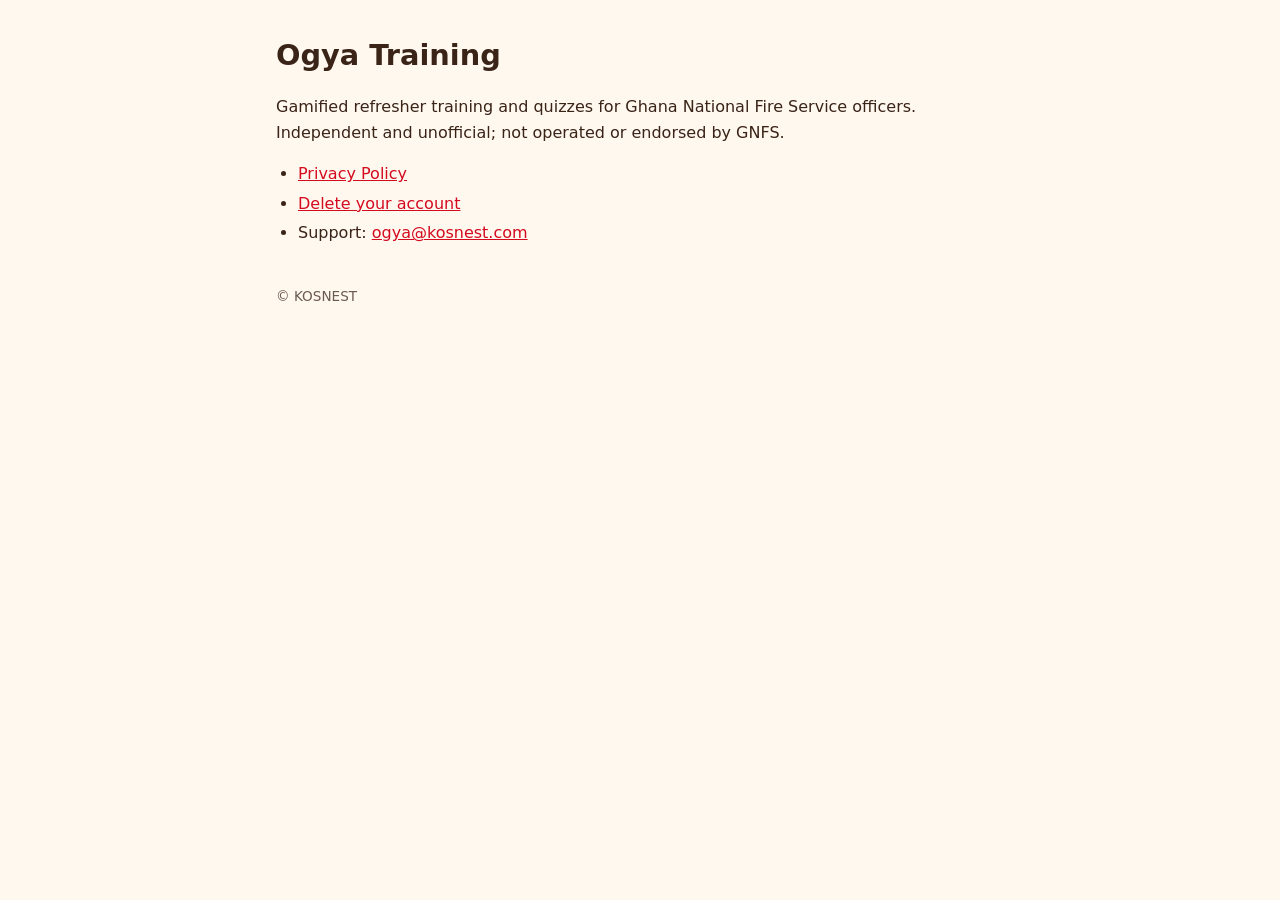
<file: index.html>
<!doctype html>
<html lang="en"><head><meta charset="utf-8"><meta name="viewport" content="width=device-width,initial-scale=1">
<title>Ogya Training</title><link rel="stylesheet" href="style.css"></head>
<body><main>
<h1>Ogya Training</h1>
<p>Gamified refresher training and quizzes for Ghana National Fire Service officers. Independent and unofficial; not operated or endorsed by GNFS.</p>
<ul>
  <li><a href="privacy.html">Privacy Policy</a></li>
  <li><a href="delete-account.html">Delete your account</a></li>
  <li>Support: <a href="mailto:ogya@kosnest.com">ogya@kosnest.com</a></li>
</ul>
<footer>© KOSNEST</footer>
</main></body></html>
</file>
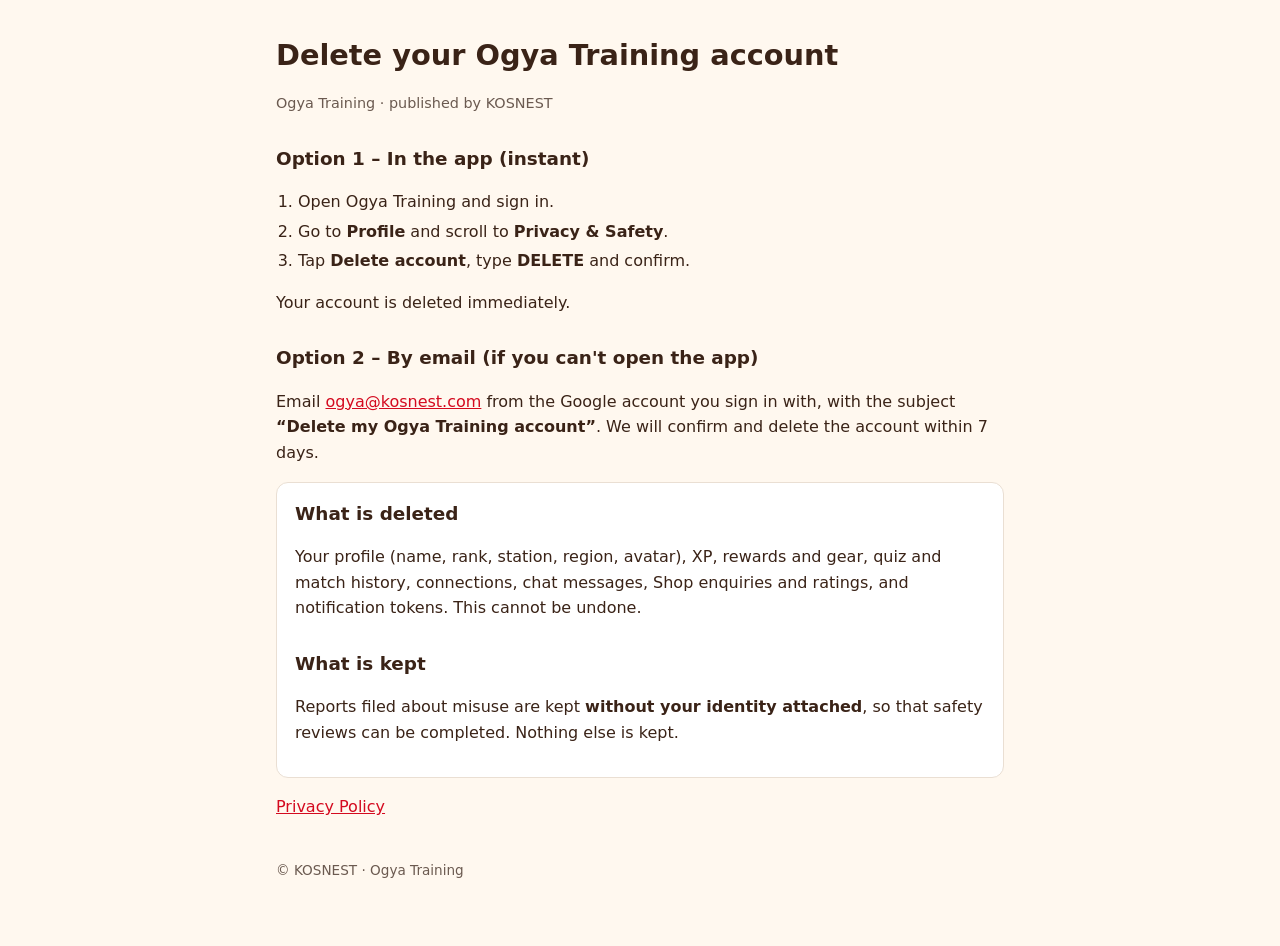
<file: delete-account.html>
<!doctype html>
<html lang="en"><head><meta charset="utf-8"><meta name="viewport" content="width=device-width,initial-scale=1">
<title>Ogya Training – Delete your account</title><link rel="stylesheet" href="style.css"></head>
<body><main>
<h1>Delete your Ogya Training account</h1>
<p class="muted">Ogya Training · published by KOSNEST</p>

<h2>Option 1 – In the app (instant)</h2>
<ol>
  <li>Open Ogya Training and sign in.</li>
  <li>Go to <b>Profile</b> and scroll to <b>Privacy &amp; Safety</b>.</li>
  <li>Tap <b>Delete account</b>, type <b>DELETE</b> and confirm.</li>
</ol>
<p>Your account is deleted immediately.</p>

<h2>Option 2 – By email (if you can't open the app)</h2>
<p>Email <a href="mailto:ogya@kosnest.com?subject=Delete%20my%20Ogya%20Training%20account">ogya@kosnest.com</a> from the Google account you sign in with, with the subject <b>“Delete my Ogya Training account”</b>. We will confirm and delete the account within 7 days.</p>

<div class="card">
<h2 style="margin-top:0">What is deleted</h2>
<p>Your profile (name, rank, station, region, avatar), XP, rewards and gear, quiz and match history, connections, chat messages, Shop enquiries and ratings, and notification tokens. This cannot be undone.</p>
<h2>What is kept</h2>
<p>Reports filed about misuse are kept <b>without your identity attached</b>, so that safety reviews can be completed. Nothing else is kept.</p>
</div>

<p><a href="privacy.html">Privacy Policy</a></p>
<footer>© KOSNEST · Ogya Training</footer>
</main></body></html>
</file>
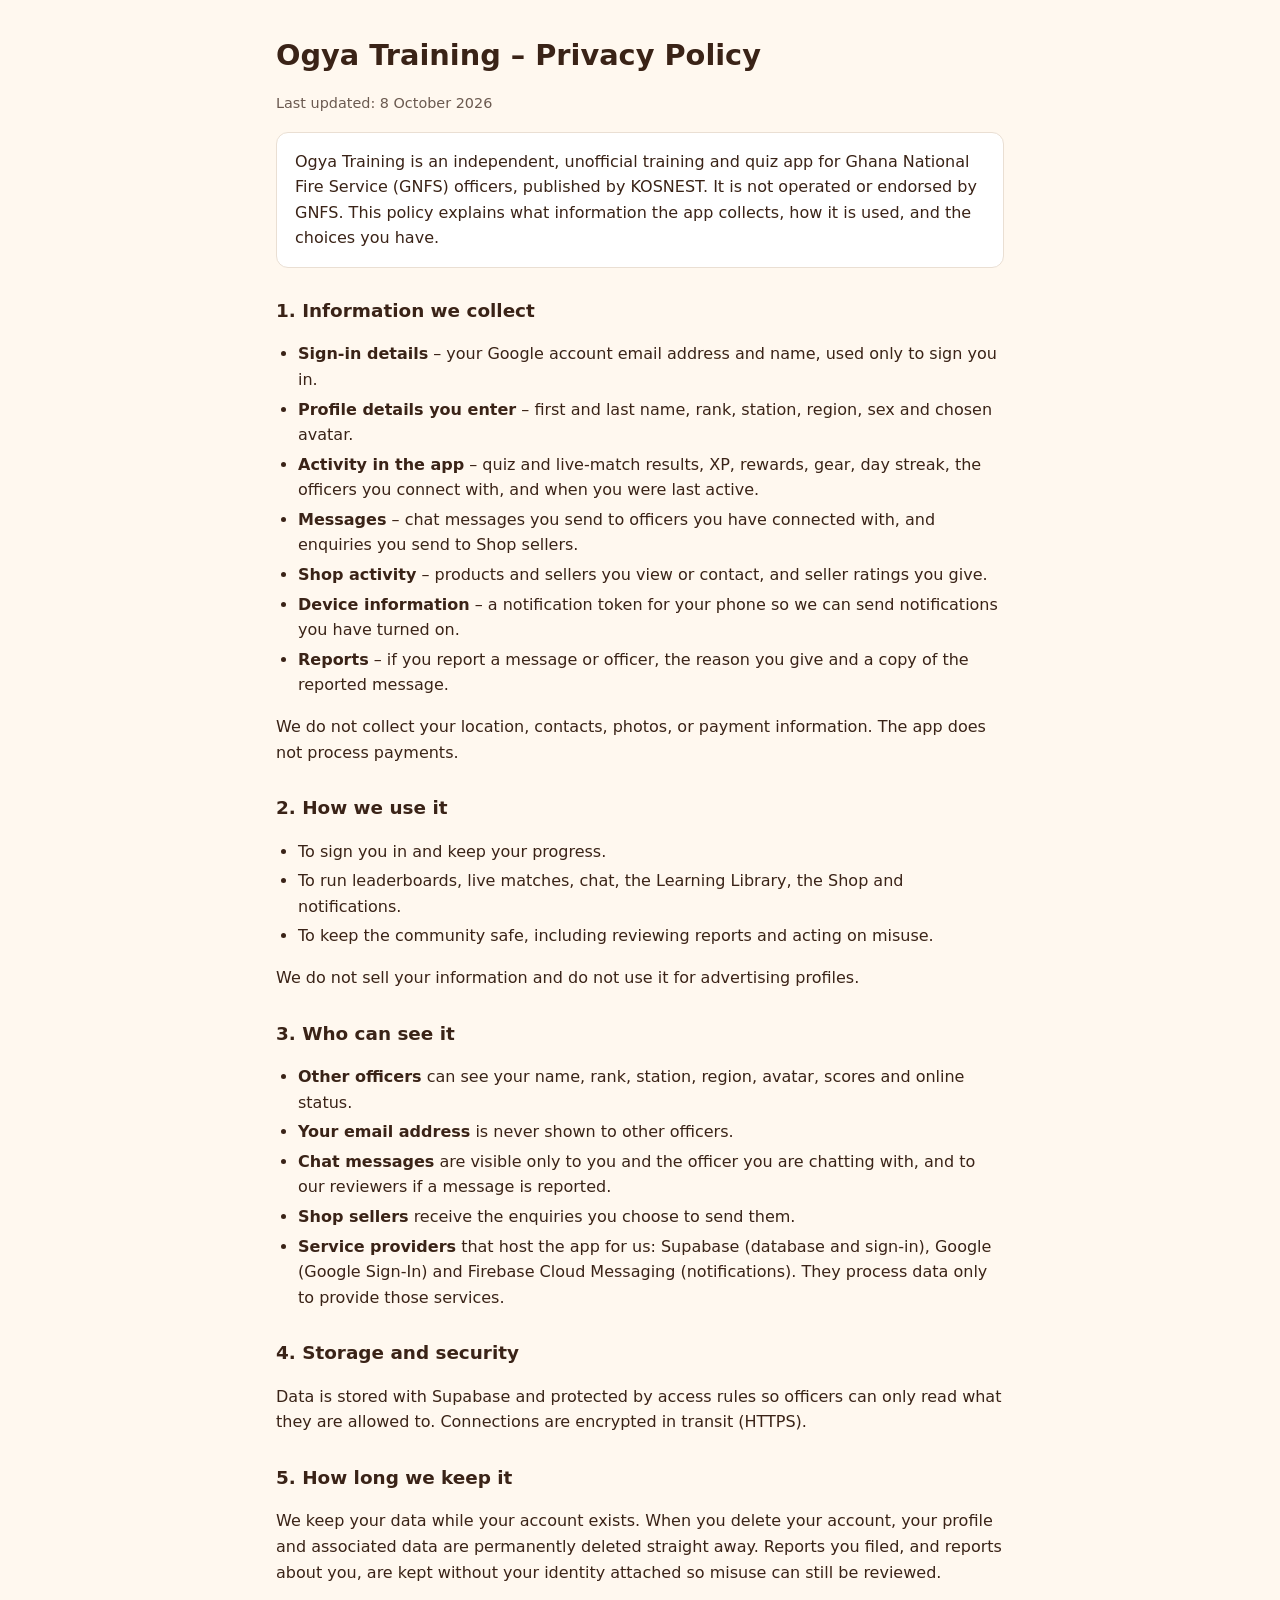
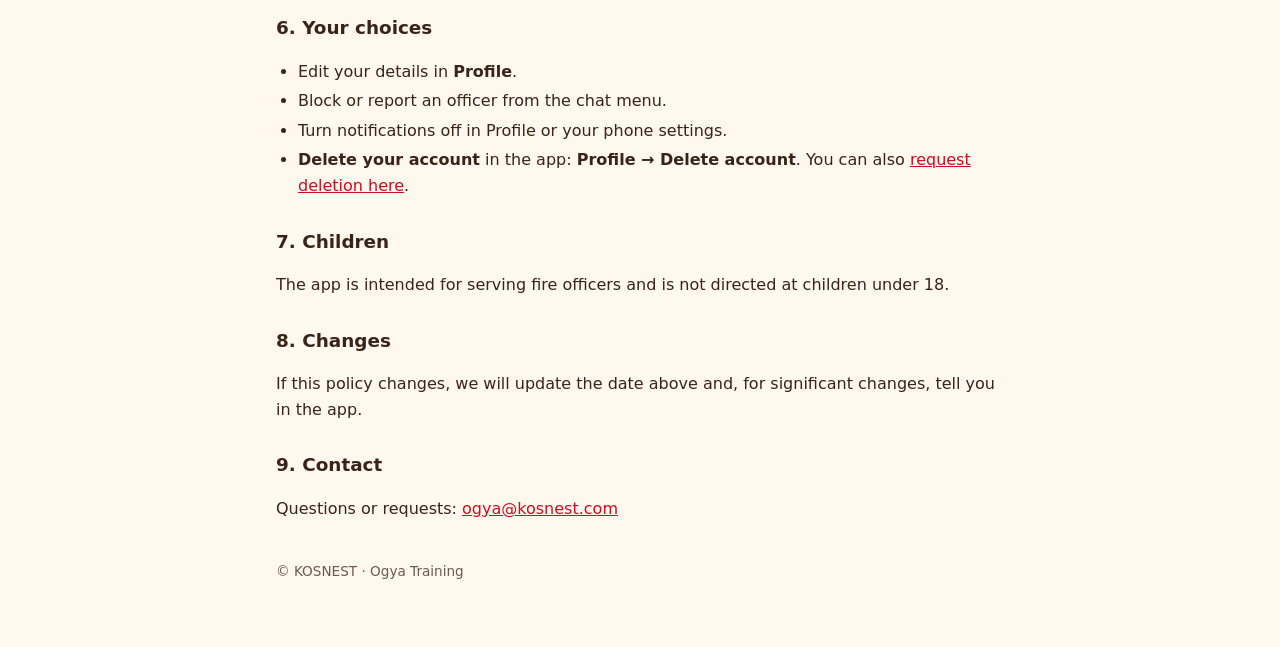
<file: privacy.html>
<!doctype html>
<html lang="en"><head><meta charset="utf-8"><meta name="viewport" content="width=device-width,initial-scale=1">
<title>Ogya Training – Privacy Policy</title><link rel="stylesheet" href="style.css"></head>
<body><main>
<h1>Ogya Training – Privacy Policy</h1>
<p class="muted">Last updated: 8 October 2026</p>

<div class="card">Ogya Training is an independent, unofficial training and quiz app for Ghana National Fire Service (GNFS) officers, published by KOSNEST. It is not operated or endorsed by GNFS. This policy explains what information the app collects, how it is used, and the choices you have.</div>

<h2>1. Information we collect</h2>
<ul>
  <li><b>Sign-in details</b> – your Google account email address and name, used only to sign you in.</li>
  <li><b>Profile details you enter</b> – first and last name, rank, station, region, sex and chosen avatar.</li>
  <li><b>Activity in the app</b> – quiz and live-match results, XP, rewards, gear, day streak, the officers you connect with, and when you were last active.</li>
  <li><b>Messages</b> – chat messages you send to officers you have connected with, and enquiries you send to Shop sellers.</li>
  <li><b>Shop activity</b> – products and sellers you view or contact, and seller ratings you give.</li>
  <li><b>Device information</b> – a notification token for your phone so we can send notifications you have turned on.</li>
  <li><b>Reports</b> – if you report a message or officer, the reason you give and a copy of the reported message.</li>
</ul>
<p>We do not collect your location, contacts, photos, or payment information. The app does not process payments.</p>

<h2>2. How we use it</h2>
<ul>
  <li>To sign you in and keep your progress.</li>
  <li>To run leaderboards, live matches, chat, the Learning Library, the Shop and notifications.</li>
  <li>To keep the community safe, including reviewing reports and acting on misuse.</li>
</ul>
<p>We do not sell your information and do not use it for advertising profiles.</p>

<h2>3. Who can see it</h2>
<ul>
  <li><b>Other officers</b> can see your name, rank, station, region, avatar, scores and online status.</li>
  <li><b>Your email address</b> is never shown to other officers.</li>
  <li><b>Chat messages</b> are visible only to you and the officer you are chatting with, and to our reviewers if a message is reported.</li>
  <li><b>Shop sellers</b> receive the enquiries you choose to send them.</li>
  <li><b>Service providers</b> that host the app for us: Supabase (database and sign-in), Google (Google Sign-In) and Firebase Cloud Messaging (notifications). They process data only to provide those services.</li>
</ul>

<h2>4. Storage and security</h2>
<p>Data is stored with Supabase and protected by access rules so officers can only read what they are allowed to. Connections are encrypted in transit (HTTPS).</p>

<h2>5. How long we keep it</h2>
<p>We keep your data while your account exists. When you delete your account, your profile and associated data are permanently deleted straight away. Reports you filed, and reports about you, are kept without your identity attached so misuse can still be reviewed.</p>

<h2>6. Your choices</h2>
<ul>
  <li>Edit your details in <b>Profile</b>.</li>
  <li>Block or report an officer from the chat menu.</li>
  <li>Turn notifications off in Profile or your phone settings.</li>
  <li><b>Delete your account</b> in the app: <b>Profile → Delete account</b>. You can also <a href="delete-account.html">request deletion here</a>.</li>
</ul>

<h2>7. Children</h2>
<p>The app is intended for serving fire officers and is not directed at children under 18.</p>

<h2>8. Changes</h2>
<p>If this policy changes, we will update the date above and, for significant changes, tell you in the app.</p>

<h2>9. Contact</h2>
<p>Questions or requests: <a href="mailto:ogya@kosnest.com">ogya@kosnest.com</a></p>

<footer>© KOSNEST · Ogya Training</footer>
</main></body></html>
</file>
<file: style.css>
:root{--ink:#3A2317;--muted:#6b5a50;--red:#D40A1F;--bg:#FFF8EF;--card:#fff;--line:#eadfd3}
@media (prefers-color-scheme:dark){:root{--ink:#ececec;--muted:#b9b1ab;--red:#ff7a4d;--bg:#15171b;--card:#1e2126;--line:#2c3036}}
*{box-sizing:border-box}body{margin:0;background:var(--bg);color:var(--ink);font:16px/1.6 system-ui,-apple-system,Segoe UI,Roboto,sans-serif}
main{max-width:760px;margin:0 auto;padding:32px 16px 64px}h1{font-size:1.8rem;margin:0 0 4px}h2{font-size:1.15rem;margin:28px 0 8px}
.muted{color:var(--muted);font-size:.9rem}.card{background:var(--card);border:1px solid var(--line);border-radius:12px;padding:16px 18px;margin:16px 0}
a{color:var(--red)}ul,ol{padding-left:22px}li{margin:4px 0}footer{margin-top:40px;color:var(--muted);font-size:.85rem}
</file>
